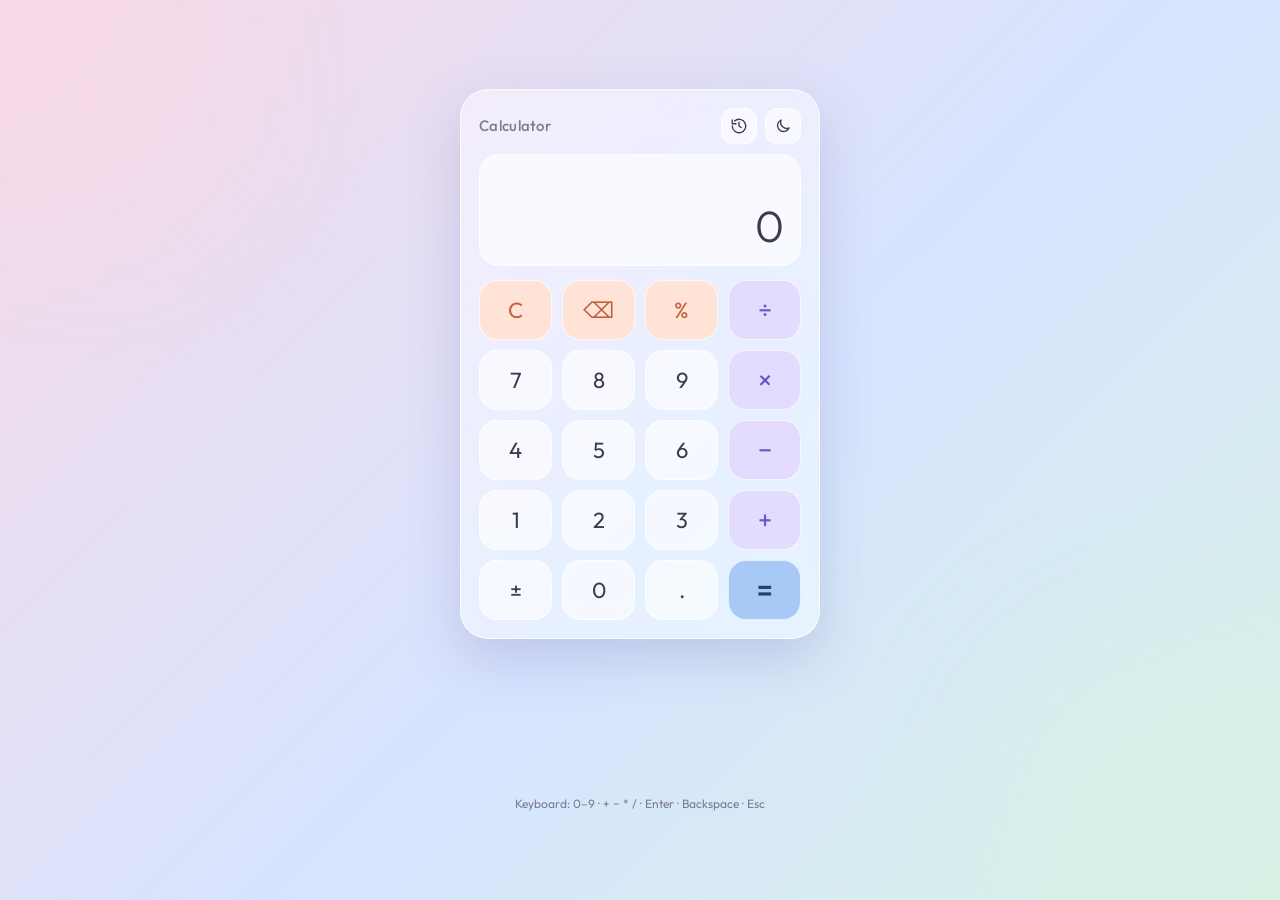
<file: Web Development & Design-L2-Calculator/index.html>
<!DOCTYPE html>
<html lang="en">
<head>
<meta charset="UTF-8">
<meta name="viewport" content="width=device-width, initial-scale=1, viewport-fit=cover">
<title>Calculator</title>
<link rel="stylesheet" href="https://fonts.googleapis.com/css2?family=Outfit:wght@300;400;500;600&display=swap">
<link rel="stylesheet" href="style.css">
</head>
<body>
<div class="blob b1"></div><div class="blob b2"></div>
<main class="calc" id="calc">
  <div class="bar">
    <h1>Calculator</h1>
    <div class="icons">
      <button class="icon-btn" id="histBtn" aria-label="Show history" title="History">
        <svg viewBox="0 0 24 24"><path d="M3 12a9 9 0 1 0 3-6.7"/><path d="M3 4v5h5"/><path d="M12 7v5l3 2"/></svg>
      </button>
      <button class="icon-btn" id="themeBtn" aria-label="Toggle dark mode" title="Light / dark">
        <svg viewBox="0 0 24 24"><path d="M20 14.5A8 8 0 0 1 9.5 4 8 8 0 1 0 20 14.5z"/></svg>
      </button>
    </div>
  </div>
  <section class="screen" aria-live="polite">
    <div class="expr" id="expr"><span></span></div>
    <div class="out" id="out">0</div>
  </section>
  <div class="keys" id="keys">
    <button class="key fn" data-k="C" aria-label="Clear">C</button>
    <button class="key fn" data-k="Backspace" aria-label="Backspace">⌫</button>
    <button class="key fn" data-k="%" aria-label="Percent">%</button>
    <button class="key op" data-k="÷" aria-label="Divide">÷</button>
    <button class="key" data-k="7">7</button>
    <button class="key" data-k="8">8</button>
    <button class="key" data-k="9">9</button>
    <button class="key op" data-k="×" aria-label="Multiply">×</button>
    <button class="key" data-k="4">4</button>
    <button class="key" data-k="5">5</button>
    <button class="key" data-k="6">6</button>
    <button class="key op" data-k="−" aria-label="Subtract">−</button>
    <button class="key" data-k="1">1</button>
    <button class="key" data-k="2">2</button>
    <button class="key" data-k="3">3</button>
    <button class="key op" data-k="+" aria-label="Add">+</button>
    <button class="key" data-k="±" aria-label="Toggle sign">±</button>
    <button class="key" data-k="0">0</button>
    <button class="key" data-k=".">.</button>
    <button class="key eq" data-k="=" aria-label="Equals">=</button>
  </div>
  <aside class="history" id="history" aria-hidden="true">
    <div class="hist-head">
      <h2>History</h2>
      <div>
        <button class="text-btn" id="clearHist">Clear all</button>
        <button class="icon-btn" id="closeHist" aria-label="Close history" style="display:inline-grid;vertical-align:middle">
          <svg viewBox="0 0 24 24"><path d="M6 6l12 12M18 6L6 18"/></svg>
        </button>
      </div>
    </div>
    <ul class="hist-list" id="histList"></ul>
  </aside>
</main>
<p class="hint">Keyboard: 0–9 · + − * / · Enter · Backspace · Esc</p>

<script src="script.js"></script>
</body>
</html>
</file>
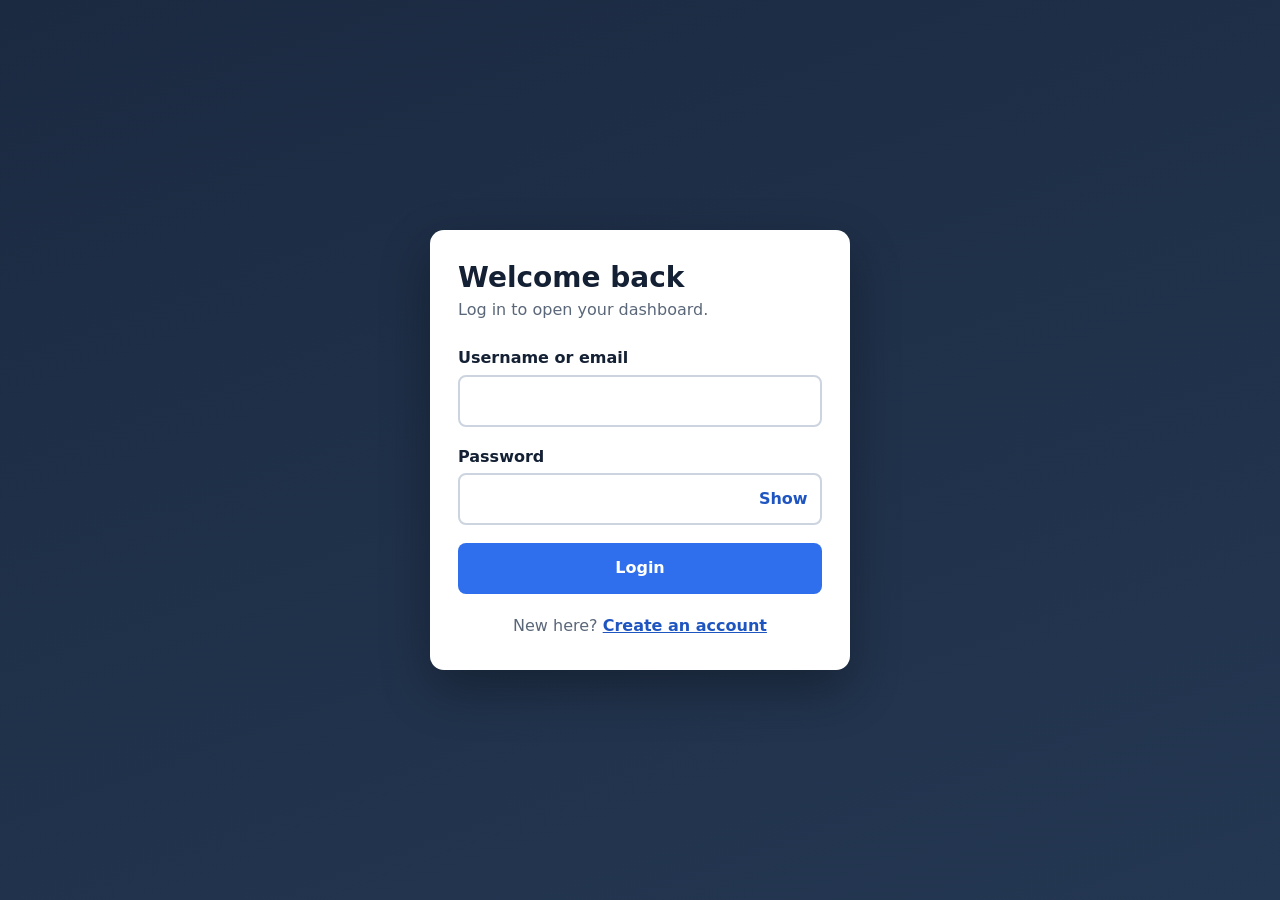
<file: Web Development & Design-L2-Login Authentication System/index.html>
<!DOCTYPE html>
<html lang="en">
<head>
  <meta charset="UTF-8">
  <meta http-equiv="refresh" content="0; url=login.html">
  <title>Redirecting…</title>
</head>
<body><p>Redirecting to <a href="login.html">the login page</a>.</p></body>
</html>
</file>
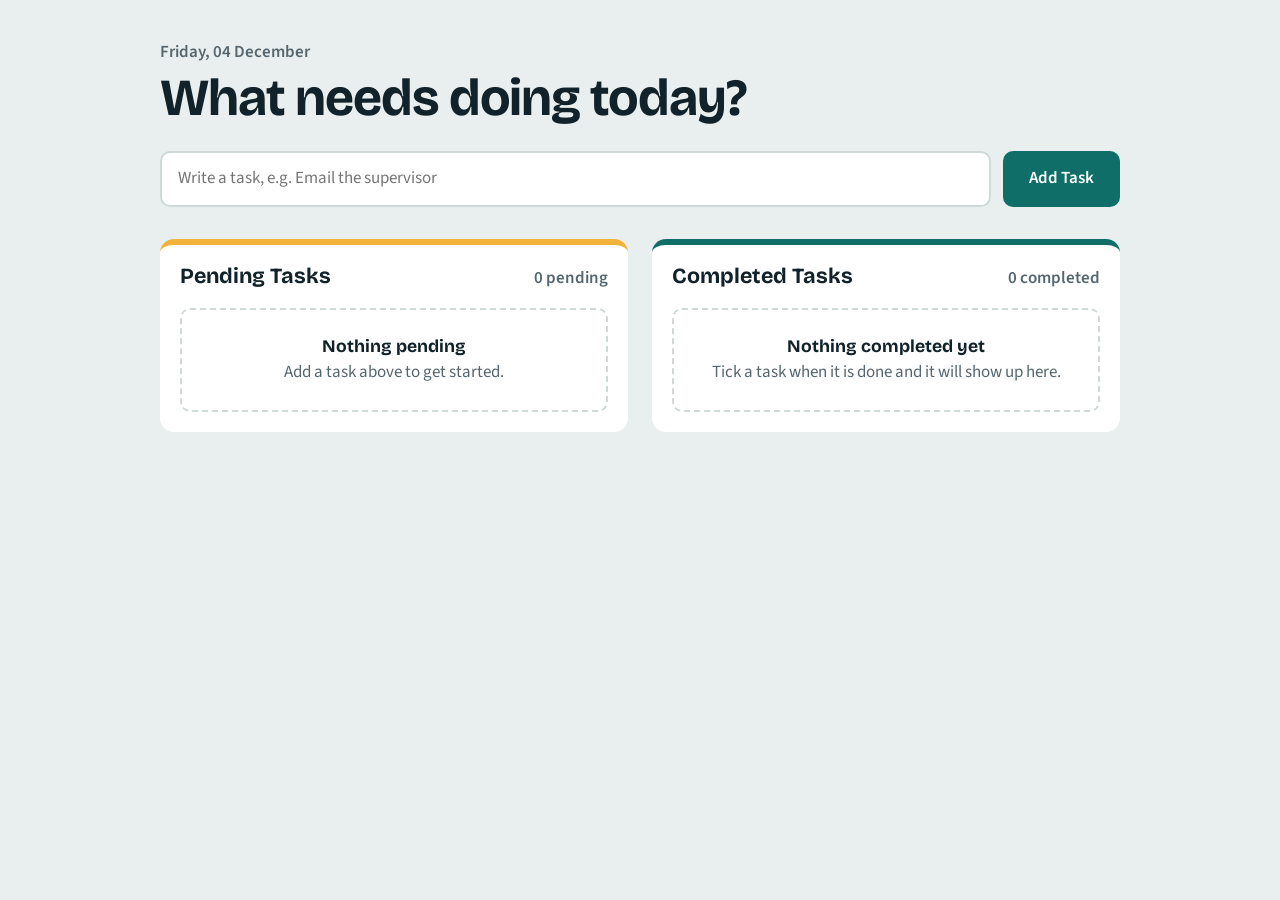
<file: Web Development & Design-L2-To-Do Web App/index.html>
<!DOCTYPE html>
<html lang="en">
<head>
  <meta charset="UTF-8">
  <meta name="viewport" content="width=device-width, initial-scale=1">
  <title>Today's Tasks</title>
  <link rel="preconnect" href="https://fonts.googleapis.com">
  <link rel="preconnect" href="https://fonts.gstatic.com" crossorigin>
  <link href="https://fonts.googleapis.com/css2?family=Bricolage+Grotesque:opsz,wght@12..96,500;12..96,700&family=Source+Sans+3:wght@400;600&display=swap" rel="stylesheet">
  <link rel="stylesheet" href="style.css">
</head>
<body>
  <main class="app">
    <header class="app-header">
      <p class="date" id="today-date"></p>
      <h1>What needs doing today?</h1>
    </header>

    <form class="add-form" id="add-form" autocomplete="off">
      <label for="task-input" class="visually-hidden">New task</label>
      <input type="text" id="task-input" placeholder="Write a task, e.g. Email the supervisor" maxlength="200">
      <button type="submit" class="btn btn-primary">Add Task</button>
      <p class="form-error" id="form-error" role="alert" hidden></p>
    </form>

    <div class="lists">
      <section class="panel" aria-labelledby="pending-title">
        <div class="panel-head">
          <h2 id="pending-title">Pending Tasks</h2>
          <p class="count" id="pending-count" aria-live="polite">0 pending</p>
        </div>
        <ul class="task-list" id="pending-list"></ul>
      </section>

      <section class="panel panel-done" aria-labelledby="completed-title">
        <div class="panel-head">
          <h2 id="completed-title">Completed Tasks</h2>
          <p class="count" id="completed-count" aria-live="polite">0 completed</p>
        </div>
        <ul class="task-list" id="completed-list"></ul>
      </section>
    </div>
  </main>

  <script src="script.js"></script>
</body>
</html>
</file>
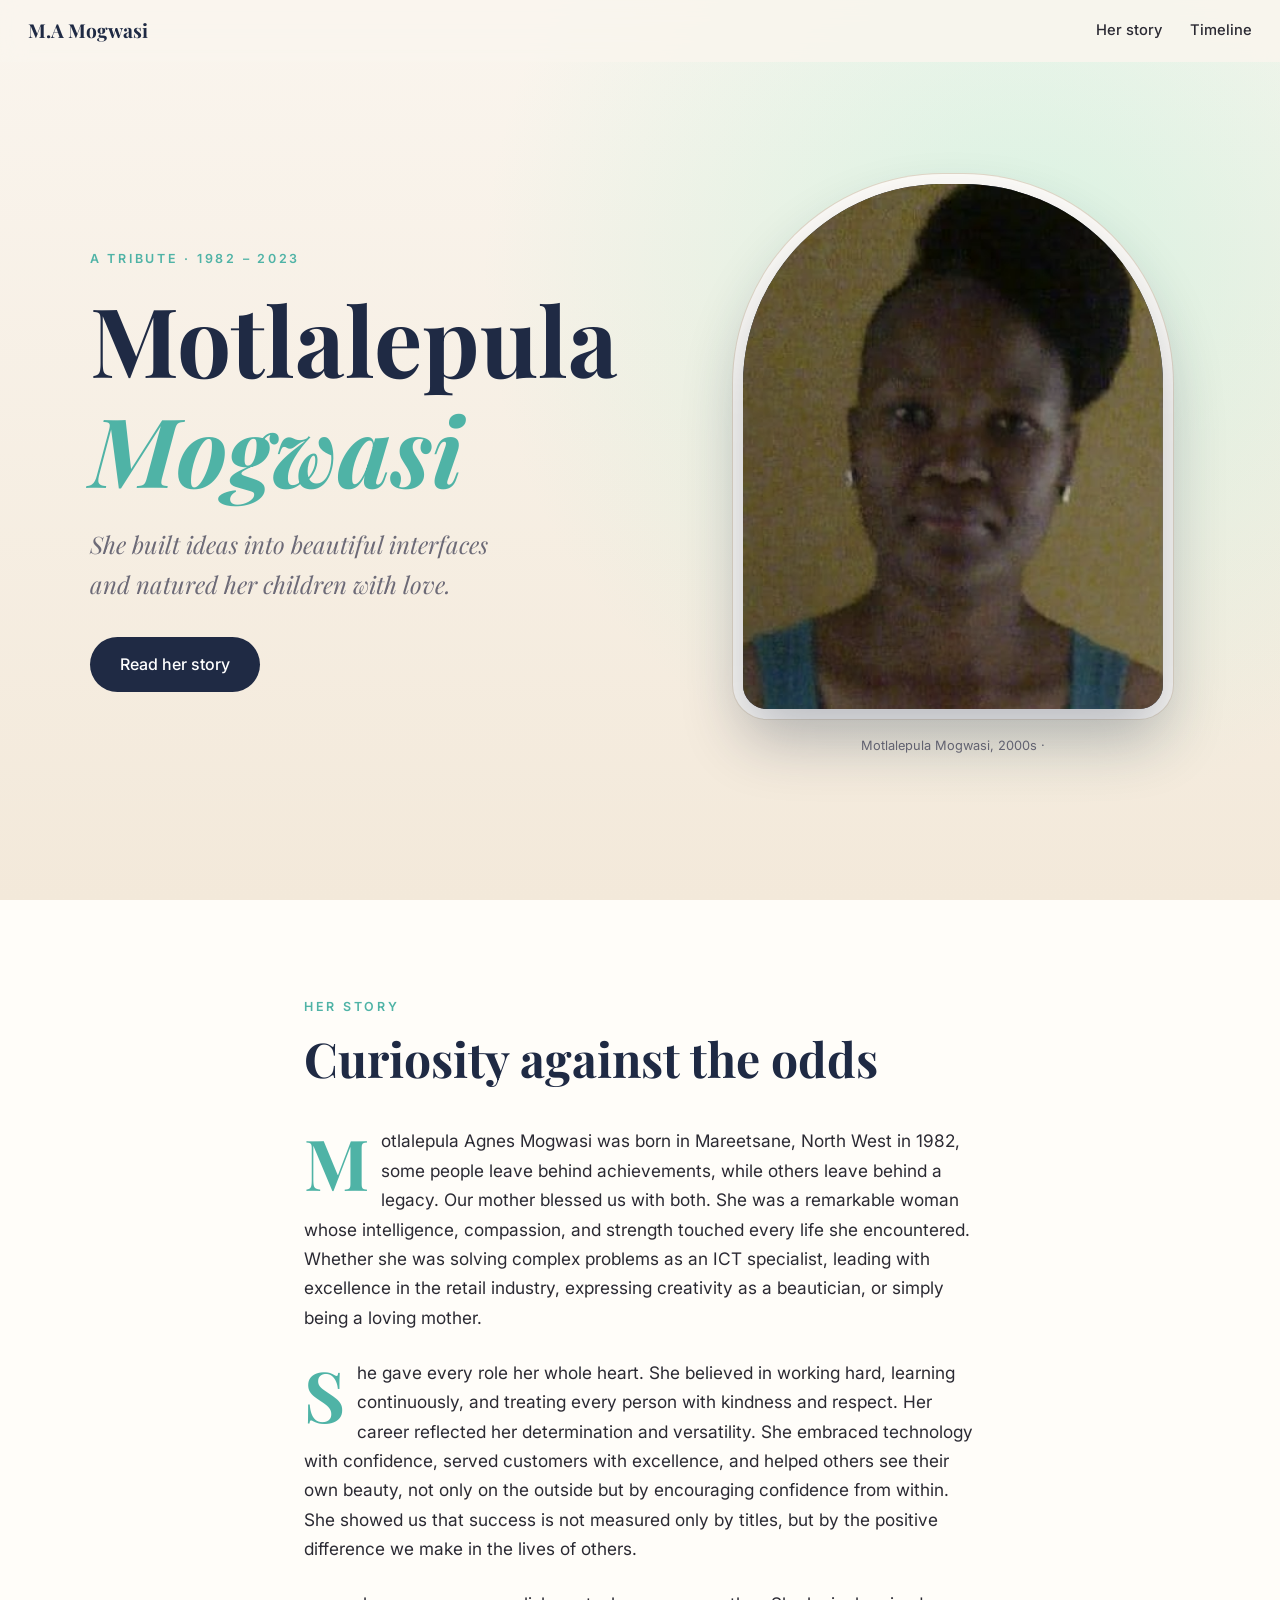
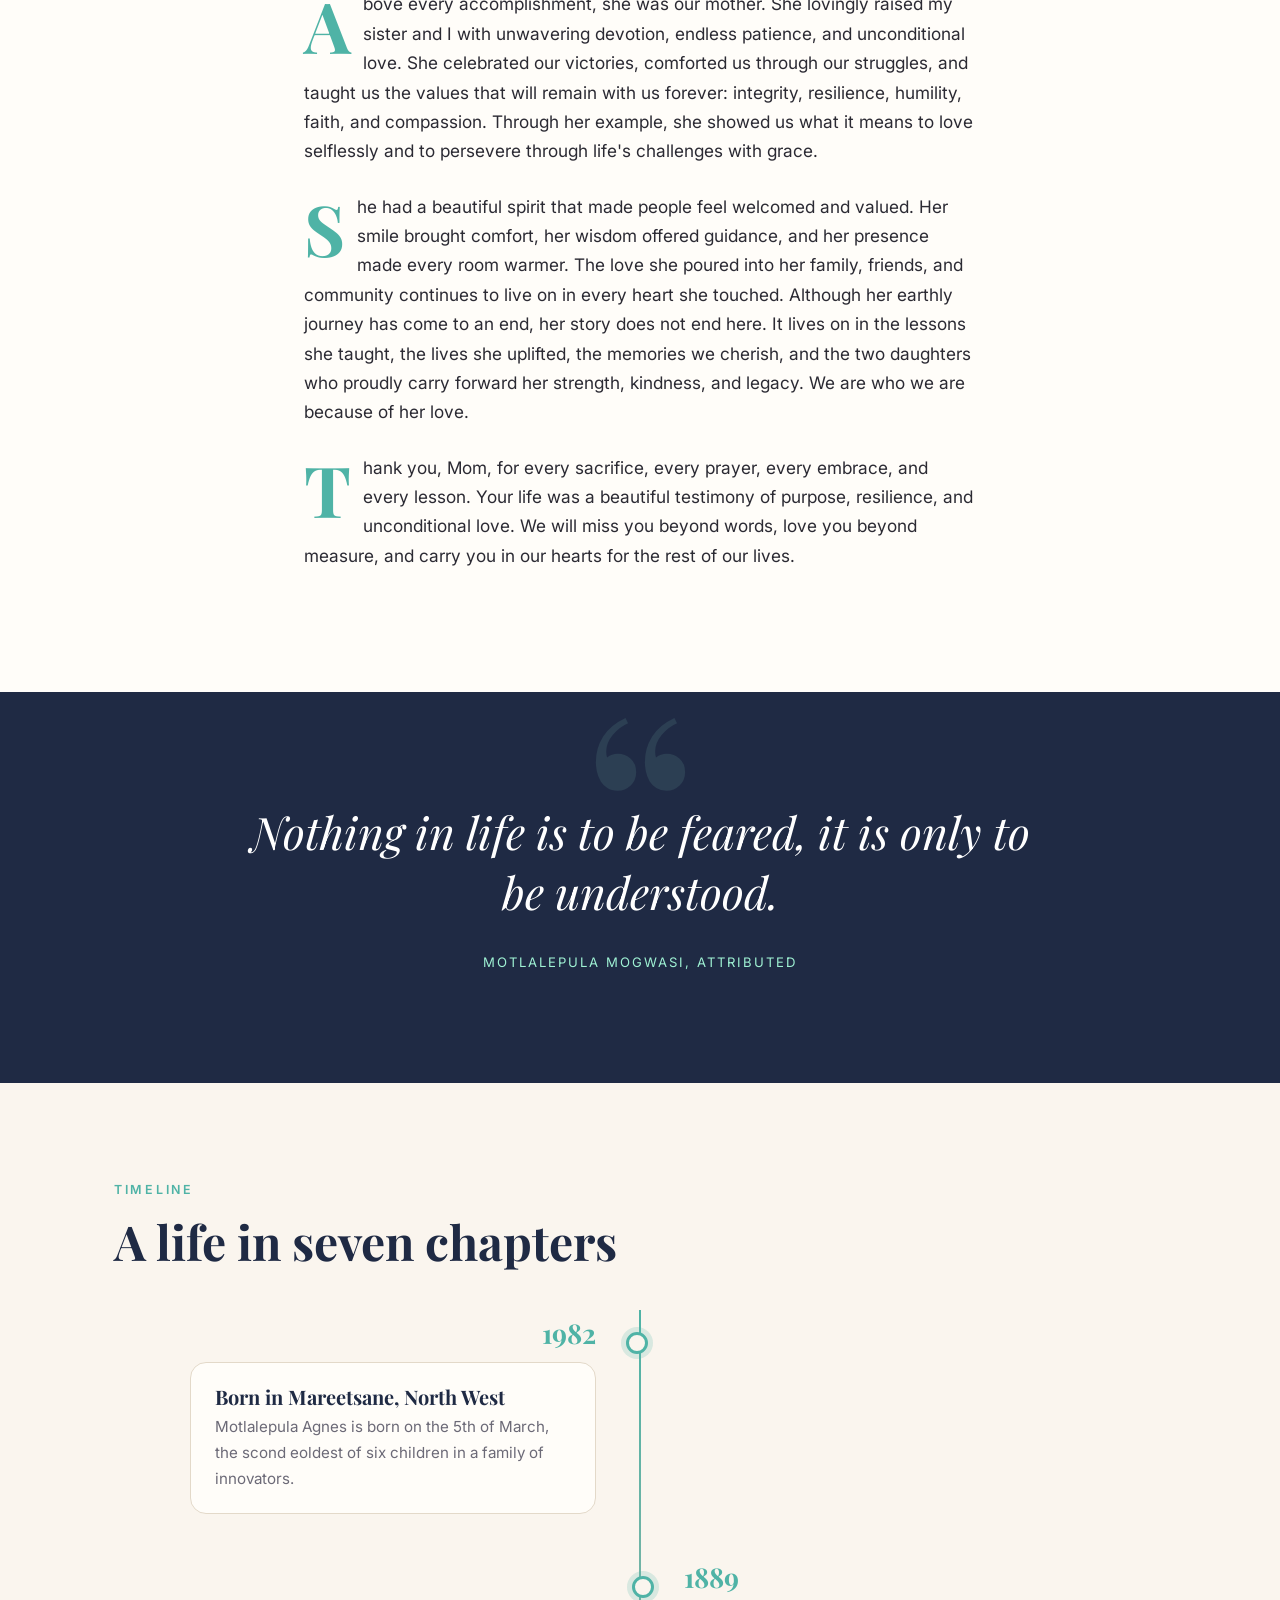
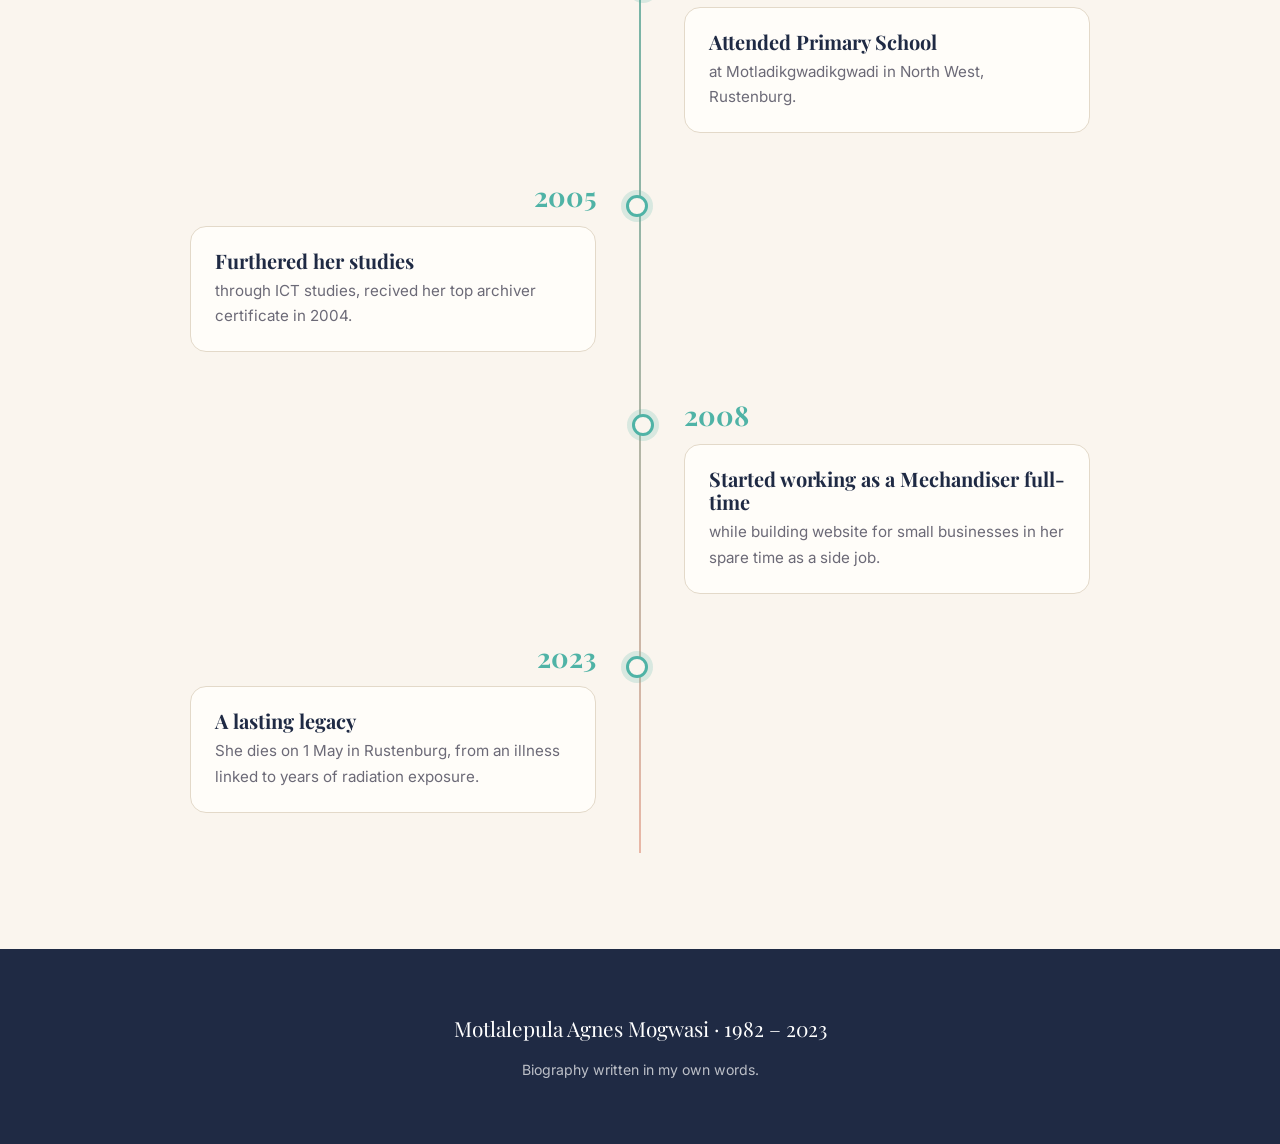
<file: Web Development & Design-L2-Tribute Page/index.html>
<!DOCTYPE html>
<html lang="en">
<head>
<meta charset="UTF-8">
<meta name="viewport" content="width=device-width, initial-scale=1">
<title>Motlalepula Mogwasi · A Tribute</title>
<meta name="description" content="A tribute to Motlalepula Mogwasi, an ICT specialist and retail guru.">
<link rel="preconnect" href="https://fonts.googleapis.com">
<link rel="preconnect" href="https://fonts.gstatic.com" crossorigin>
<link rel="stylesheet" href="https://fonts.googleapis.com/css2?family=Inter:wght@300;400;500;600&family=Playfair+Display:ital,wght@0,500;0,700;1,400&display=swap">
<link rel="stylesheet" href="css/style.css">
</head>
<body>

<header class="nav" id="nav">
  <a href="#top" class="brand">M.A Mogwasi</a>
  <button class="menu-btn" id="menuBtn" aria-label="Toggle menu" aria-expanded="false">☰</button>
  <nav id="menu">
    <a href="#story">Her story</a>
    <a href="#timeline">Timeline</a>
  </nav>
</header>

<!-- HERO -->
<section class="hero" id="top">
  <div class="hero-text">
    <p class="eyebrow">A tribute · 1982 – 2023</p>
    <h1>Motlalepula <span>Mogwasi</span></h1>
    <p class="tagline">She built ideas into beautiful interfaces and natured her children with love.</p>
    <a class="btn" href="#story">Read her story</a>
  </div>
  <figure class="hero-img">
    <div class="frame">
      <img src="images/hero-image.jpeg?width=700"
           alt="Portrait of Motlalepula Mogwasi, around 2000s" width="500" height="619" fetchpriority="high">
      <span class="fallback" aria-hidden="true">MM</span>
    </div>
    <figcaption>Motlalepula Mogwasi, 2000s ·</figcaption>
  </figure>
</section>

<!-- STORY -->
<section class="story" id="story">
  <div class="wrap narrow">
    <p class="eyebrow reveal">Her story</p>
    <h2 class="reveal">Curiosity against the odds</h2>
    <div class="prose">
      <p class="reveal dropcap">Motlalepula Agnes Mogwasi was born in Mareetsane, North West in 1982, some people leave behind achievements, while others leave behind a legacy. Our mother blessed us with both. She was a remarkable woman whose intelligence, compassion, and strength touched every life she encountered. Whether she was solving complex problems as an ICT specialist, leading with excellence in the retail industry, expressing creativity as a beautician, or simply being a loving mother.</p>
      <p class="reveal dropcap">She gave every role her whole heart. She believed in working hard, learning continuously, and treating every person with kindness and respect. Her career reflected her determination and versatility. She embraced technology with confidence, served customers with excellence, and helped others see their own beauty, not only on the outside but by encouraging confidence from within. She showed us that success is not measured only by titles, but by the positive difference we make in the lives of others.</p>
      <p class="reveal dropcap">Above every accomplishment, she was our mother. She lovingly raised my sister and I with unwavering devotion, endless patience, and unconditional love. She celebrated our victories, comforted us through our struggles, and taught us the values that will remain with us forever: integrity, resilience, humility, faith, and compassion. Through her example, she showed us what it means to love selflessly and to persevere through life's challenges with grace.</p>
      <p class="reveal dropcap">She had a beautiful spirit that made people feel welcomed and valued. Her smile brought comfort, her wisdom offered guidance, and her presence made every room warmer. The love she poured into her family, friends, and community continues to live on in every heart she touched. Although her earthly journey has come to an end, her story does not end here. It lives on in the lessons she taught, the lives she uplifted, the memories we cherish, and the two daughters who proudly carry forward her strength, kindness, and legacy. We are who we are because of her love.</p>
      <p class="reveal dropcap">Thank you, Mom, for every sacrifice, every prayer, every embrace, and every lesson. Your life was a beautiful testimony of purpose, resilience, and unconditional love. We will miss you beyond words, love you beyond measure, and carry you in our hearts for the rest of our lives.</p>
    </div>
  </div>
</section>

<!-- QUOTE -->
<section class="quote-band">
  <blockquote class="reveal">
    <p>Nothing in life is to be feared, it is only to be understood.</p>
    <cite>Motlalepula Mogwasi, attributed</cite>
  </blockquote>
</section>

<!-- TIMELINE -->
<section class="timeline-sec" id="timeline">
  <div class="wrap">
    <p class="eyebrow reveal">Timeline</p>
    <h2 class="reveal">A life in seven chapters</h2>
    <ol class="timeline">
      <li class="reveal"><time>1982</time><div class="card"><h3>Born in Mareetsane, North West</h3><p>Motlalepula Agnes is born on the 5th of March, the scond eoldest of six children in a family of innovators.</p></div></li>
      <li class="reveal"><time>1889</time><div class="card"><h3>Attended Primary School</h3><p>at Motladikgwadikgwadi in North West, Rustenburg.</p></div></li>
      <li class="reveal"><time>2005</time><div class="card"><h3>Furthered her studies</h3><p>through ICT studies, recived her top archiver certificate in 2004.</p></div></li>
      <li class="reveal"><time>2008</time><div class="card"><h3>Started working as a Mechandiser full-time</h3><p>while building website for small businesses in her spare time as a side job.</p></div></li>
      <li class="reveal"><time>2023</time><div class="card"><h3>A lasting legacy</h3><p>She dies on 1 May in Rustenburg, from an illness linked to years of radiation exposure.</p></div></li>
    </ol>
  </div>
</section>

<footer>
  <p class="foot-title">Motlalepula Agnes Mogwasi · 1982 – 2023</p>
  <p>Biography written in my own words.</p>
</footer>

<div class="lightbox" id="lightbox" hidden>
  <button id="lbClose" aria-label="Close">✕</button>
  <img alt="">
  <p></p>
</div>

<script src="js/script.js"></script>
</body>
</html>
</file>
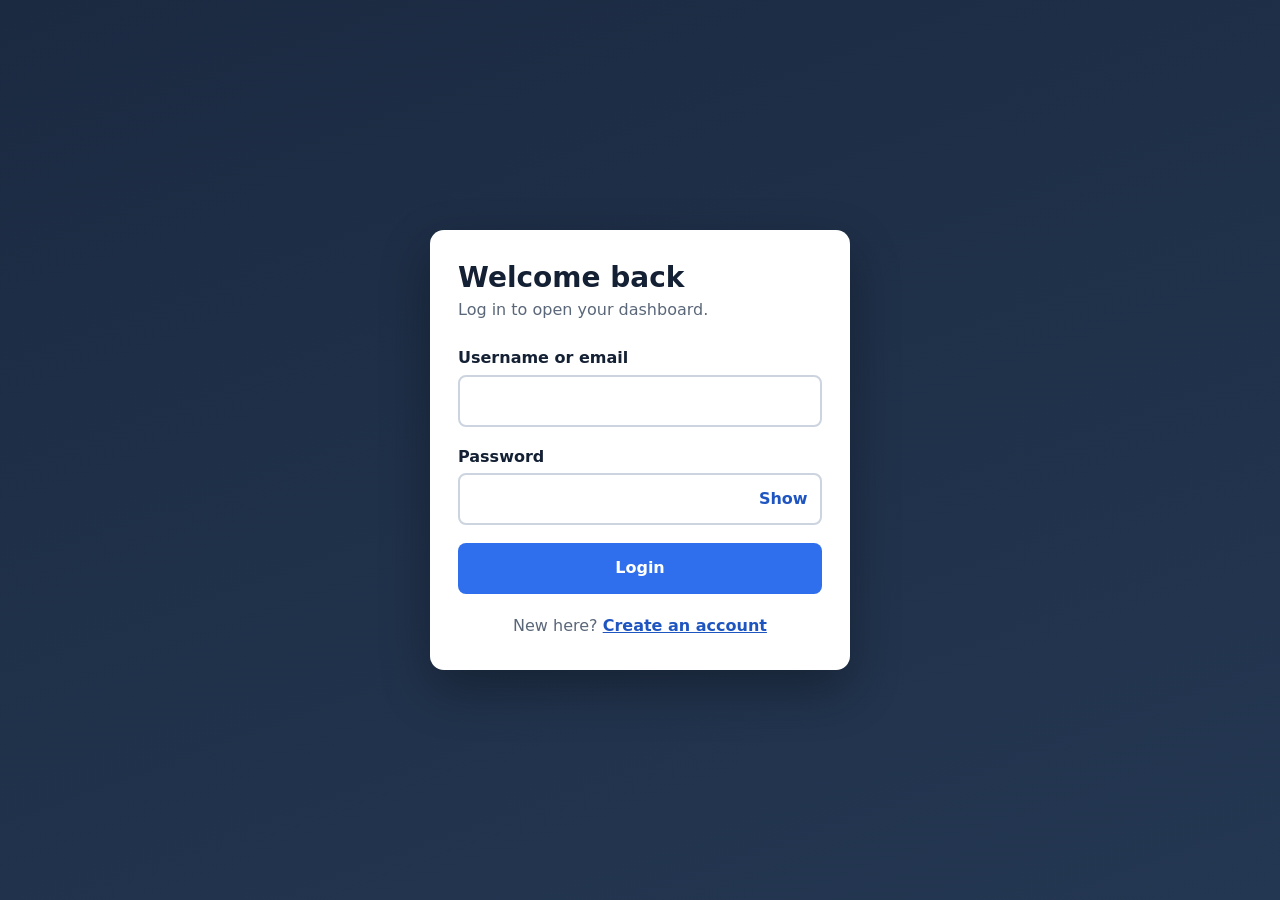
<file: Web Development & Design-L2-Login Authentication System/dashboard.html>
<!DOCTYPE html>
<html lang="en">
<head>
  <meta charset="UTF-8">
  <meta name="viewport" content="width=device-width, initial-scale=1">
  <title>Dashboard</title>
  <link rel="stylesheet" href="css/style.css">
  <!-- Session check runs before the page is shown; without a session the visitor is sent to login -->
  <script src="js/auth.js"></script>
  <script src="js/guard.js"></script>
</head>
<body class="guard">
  <main class="card wide">
    <div class="top">
      <div>
        <h1>Hello, <span id="user-name"></span></h1>
        <p class="lead">You are signed in. This page is only visible with an active session.</p>
      </div>
      <button type="button" class="btn secondary" id="logout-btn">Logout</button>
    </div>

    <dl class="facts">
      <div><dt>Signed in as</dt><dd id="user-id"></dd></div>
      <div><dt>Account created</dt><dd id="created"></dd></div>
      <div><dt>This session started</dt><dd id="started"></dd></div>
    </dl>
  </main>

  <script src="js/dashboard.js"></script>
</body>
</html>
</file>
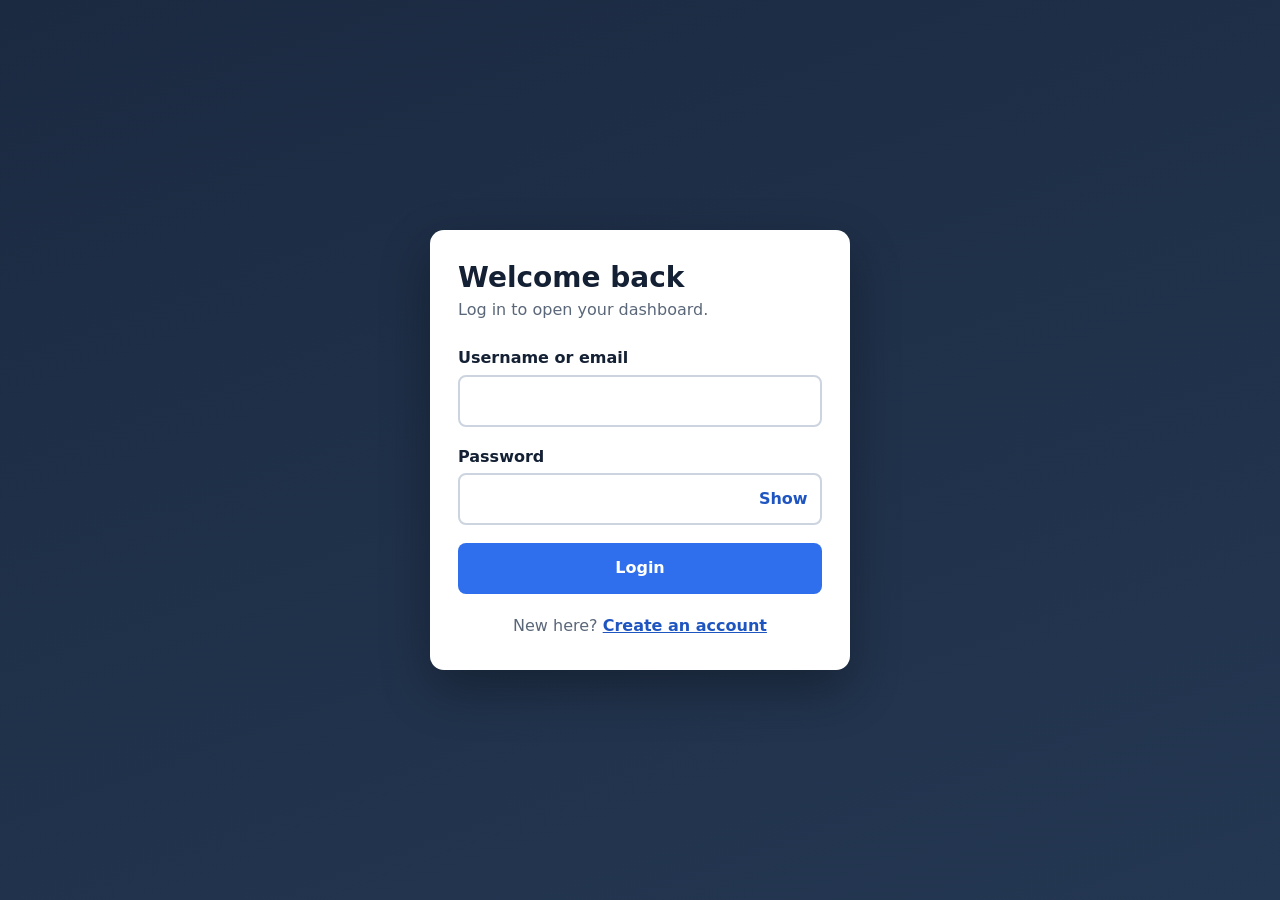
<file: Web Development & Design-L2-Login Authentication System/login.html>
<!DOCTYPE html>
<html lang="en">
<head>
  <meta charset="UTF-8">
  <meta name="viewport" content="width=device-width, initial-scale=1">
  <title>Log in</title>
  <link rel="stylesheet" href="css/style.css">
</head>
<body>
  <main class="card">
    <h1>Welcome back</h1>
    <p class="lead">Log in to open your dashboard.</p>

    <p class="alert success-box" id="notice" role="status" hidden>Account created. You can log in now.</p>
    <p class="alert error-box" id="form-alert" role="alert" hidden></p>

    <form id="login-form" novalidate>
      <div class="field">
        <label for="identifier">Username or email</label>
        <input type="text" id="identifier" autocomplete="username" aria-describedby="identifier-error">
        <p class="error" id="identifier-error" hidden></p>
      </div>

      <div class="field">
        <label for="password">Password</label>
        <div class="input-wrap">
          <input type="password" id="password" autocomplete="current-password" aria-describedby="password-error">
          <button type="button" class="toggle" data-target="password" aria-pressed="false">Show</button>
        </div>
        <p class="error" id="password-error" hidden></p>
      </div>

      <button type="submit" class="btn" id="submit-btn">Login</button>
    </form>

    <p class="switch">New here? <a href="register.html">Create an account</a></p>
  </main>

  <script src="js/auth.js"></script>
  <script src="js/ui.js"></script>
  <script src="js/login.js"></script>
</body>
</html>
</file>
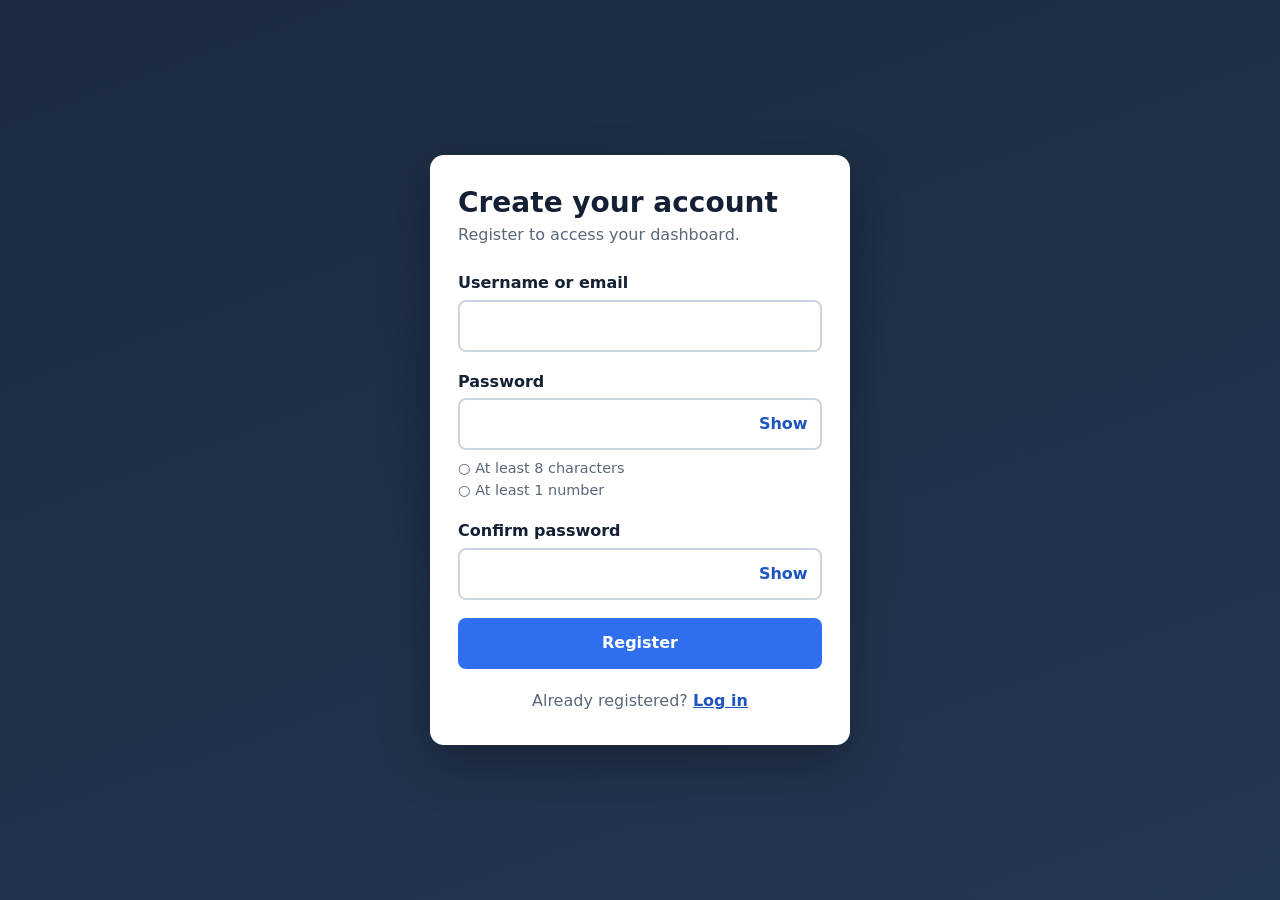
<file: Web Development & Design-L2-Login Authentication System/register.html>
<!DOCTYPE html>
<html lang="en">
<head>
  <meta charset="UTF-8">
  <meta name="viewport" content="width=device-width, initial-scale=1">
  <title>Create account</title>
  <link rel="stylesheet" href="css/style.css">
</head>
<body>
  <main class="card">
    <h1>Create your account</h1>
    <p class="lead">Register to access your dashboard.</p>

    <p class="alert error-box" id="form-alert" role="alert" hidden></p>

    <form id="register-form" novalidate>
      <div class="field">
        <label for="identifier">Username or email</label>
        <input type="text" id="identifier" autocomplete="username" aria-describedby="identifier-error">
        <p class="error" id="identifier-error" hidden></p>
      </div>

      <div class="field">
        <label for="password">Password</label>
        <div class="input-wrap">
          <input type="password" id="password" autocomplete="new-password" aria-describedby="password-rules password-error">
          <button type="button" class="toggle" data-target="password" aria-pressed="false">Show</button>
        </div>
        <ul class="rules" id="password-rules">
          <li data-rule="length">At least 8 characters</li>
          <li data-rule="number">At least 1 number</li>
        </ul>
        <p class="error" id="password-error" hidden></p>
      </div>

      <div class="field">
        <label for="confirm">Confirm password</label>
        <div class="input-wrap">
          <input type="password" id="confirm" autocomplete="new-password" aria-describedby="confirm-error">
          <button type="button" class="toggle" data-target="confirm" aria-pressed="false">Show</button>
        </div>
        <p class="error" id="confirm-error" hidden></p>
      </div>

      <button type="submit" class="btn" id="submit-btn">Register</button>
    </form>

    <p class="switch">Already registered? <a href="login.html">Log in</a></p>
  </main>

  <script src="js/auth.js"></script>
  <script src="js/ui.js"></script>
  <script src="js/register.js"></script>
</body>
</html>
</file>
<file: Web Development & Design-L2-Calculator/style.css>
:root{
  box-sizing:border-box;
  padding-top:env(safe-area-inset-top,0px);
  padding-bottom:env(safe-area-inset-bottom,0px);
  --bg1:#f7d9e6; --bg2:#d6e4ff; --bg3:#d9f2e6;
  --glass:rgba(255,255,255,.45); --glass-strong:rgba(255,255,255,.65);
  --border:rgba(255,255,255,.7);
  --text:#3b3a4f; --muted:#7d7b93;
  --key:rgba(255,255,255,.6); --key-hover:rgba(255,255,255,.9);
  --op:#e3dcff; --op-text:#6a55c9;
  --fn:#ffe3d6; --fn-text:#c2623a;
  --eq:#a8c8f5; --eq-text:#27406e;
  --shadow:0 20px 50px rgba(120,110,170,.25);
  color-scheme:light;
}
@media (prefers-color-scheme:dark){
  :root:not([data-theme="light"]){
    --bg1:#2a2440; --bg2:#1c2a45; --bg3:#1d3a3a;
    --glass:rgba(255,255,255,.07); --glass-strong:rgba(30,28,50,.85);
    --border:rgba(255,255,255,.14);
    --text:#ecebf7; --muted:#a09fba;
    --key:rgba(255,255,255,.08); --key-hover:rgba(255,255,255,.16);
    --op:rgba(150,130,255,.28); --op-text:#cfc6ff;
    --fn:rgba(255,150,110,.22); --fn-text:#ffc4a8;
    --eq:#7fa6e8; --eq-text:#0f1e3a;
    --shadow:0 20px 50px rgba(0,0,0,.45);
    color-scheme:dark;
  }
}
:root[data-theme="dark"]{
  --bg1:#2a2440; --bg2:#1c2a45; --bg3:#1d3a3a;
  --glass:rgba(255,255,255,.07); --glass-strong:rgba(30,28,50,.85);
  --border:rgba(255,255,255,.14);
  --text:#ecebf7; --muted:#a09fba;
  --key:rgba(255,255,255,.08); --key-hover:rgba(255,255,255,.16);
  --op:rgba(150,130,255,.28); --op-text:#cfc6ff;
  --fn:rgba(255,150,110,.22); --fn-text:#ffc4a8;
  --eq:#7fa6e8; --eq-text:#0f1e3a;
  --shadow:0 20px 50px rgba(0,0,0,.45);
  color-scheme:dark;
}
*{box-sizing:border-box;margin:0}
html,body{height:100%}
body{
  font-family:'Outfit',system-ui,-apple-system,'Segoe UI',sans-serif;
  color:var(--text);
  background:var(--bg1);
  background:linear-gradient(135deg,var(--bg1),var(--bg2) 55%,var(--bg3));
  display:grid;place-items:center;padding:16px;overflow:hidden;
}
.blob{position:fixed;border-radius:50%;filter:blur(70px);opacity:.55;z-index:0;pointer-events:none}
.b1{width:300px;height:300px;background:var(--bg1);top:-60px;left:-60px}
.b2{width:340px;height:340px;background:var(--bg3);bottom:-80px;right:-60px}
.calc{
  position:relative;z-index:1;width:min(360px,100%);padding:18px;border-radius:28px;
  background:var(--glass);border:1px solid var(--border);
  backdrop-filter:blur(22px) saturate(140%);-webkit-backdrop-filter:blur(22px) saturate(140%);
  box-shadow:var(--shadow);overflow:hidden;
}
.bar{display:flex;justify-content:space-between;align-items:center;margin-bottom:10px}
.bar h1{font-size:15px;font-weight:500;color:var(--muted);letter-spacing:.02em}
.icons{display:flex;gap:8px}
.icon-btn{
  width:36px;height:36px;border-radius:12px;border:1px solid var(--border);background:var(--key);
  color:var(--text);cursor:pointer;display:grid;place-items:center;transition:background .2s,transform .15s;
}
.icon-btn:hover{background:var(--key-hover)}
.icon-btn:active{transform:scale(.92)}
.icon-btn svg{width:18px;height:18px;stroke:currentColor;fill:none;stroke-width:1.8;stroke-linecap:round;stroke-linejoin:round}
.screen{
  min-height:112px;padding:14px 16px;border-radius:20px;margin-bottom:14px;
  background:var(--glass-strong);border:1px solid var(--border);
  display:flex;flex-direction:column;justify-content:flex-end;align-items:flex-end;gap:4px;overflow:hidden;
}
.expr{font-size:15px;color:var(--muted);min-height:20px;max-width:100%;overflow:hidden;white-space:nowrap;text-overflow:ellipsis;direction:rtl}
.expr span{direction:ltr;unicode-bidi:plaintext}
.out{font-size:44px;font-weight:300;line-height:1.1;max-width:100%;white-space:nowrap;overflow:hidden;transition:font-size .15s}
.out.err{color:var(--fn-text);font-size:22px;font-weight:500}
.keys{display:grid;grid-template-columns:repeat(4,1fr);grid-template-rows:repeat(5,1fr);gap:10px}
.key{
  height:60px;border-radius:18px;border:1px solid var(--border);background:var(--key);
  color:var(--text);font:inherit;font-size:22px;font-weight:400;cursor:pointer;
  transition:background .18s,transform .12s;
}
.key:hover{background:var(--key-hover)}
.key:active,.key.press{transform:scale(.94)}
.key.op{background:var(--op);color:var(--op-text);font-size:26px}
.key.fn{background:var(--fn);color:var(--fn-text)}
.key.eq{background:var(--eq);color:var(--eq-text);font-weight:600;font-size:28px}
.key:focus-visible,.icon-btn:focus-visible,.hist-item:focus-visible,.text-btn:focus-visible{outline:2px solid var(--op-text);outline-offset:2px}
.history{
  position:absolute;inset:0;z-index:5;padding:18px;display:flex;flex-direction:column;
  background:var(--glass-strong);backdrop-filter:blur(26px);-webkit-backdrop-filter:blur(26px);
  transform:translateY(100%);transition:transform .35s cubic-bezier(.2,.8,.2,1);
}
.history.open{transform:none}
.hist-head{display:flex;justify-content:space-between;align-items:center;margin-bottom:12px}
.hist-head h2{font-size:17px;font-weight:500}
.text-btn{border:0;background:none;color:var(--fn-text);font:inherit;font-size:14px;cursor:pointer;padding:6px 8px;border-radius:8px}
.hist-list{flex:1;overflow-y:auto;display:flex;flex-direction:column;gap:8px;list-style:none;padding:0}
.hist-item{
  width:100%;text-align:right;border:1px solid var(--border);background:var(--key);color:var(--text);
  border-radius:14px;padding:10px 14px;cursor:pointer;font:inherit;transition:background .2s;
}
.hist-item:hover{background:var(--key-hover)}
.hist-item small{display:block;color:var(--muted);font-size:13px;overflow:hidden;text-overflow:ellipsis;white-space:nowrap}
.hist-item b{font-size:22px;font-weight:400}
.empty{color:var(--muted);text-align:center;margin-top:40px;font-size:15px;line-height:1.5}
.hint{position:relative;z-index:1;font-size:12px;color:var(--muted);text-align:center;margin-top:12px}
@media (max-width:380px){.key{height:54px}.out{font-size:38px}}
@media (prefers-reduced-motion:reduce){*{transition:none!important}}
</file>
<file: Web Development & Design-L2-To-Do Web App/style.css>
:root {
  --bg: #e9efee;
  --surface: #ffffff;
  --ink: #12222b;
  --muted: #55666e;
  --line: #cfdad8;
  --teal: #0f6f68;
  --teal-dark: #0a524d;
  --sun: #f2b33d;
  --danger: #b3261e;
  --radius: 10px;
}

*, *::before, *::after { box-sizing: border-box; }

body {
  margin: 0;
  background: var(--bg);
  color: var(--ink);
  font-family: "Source Sans 3", system-ui, -apple-system, "Segoe UI", sans-serif;
  font-size: 1.0625rem;
  line-height: 1.5;
}

.visually-hidden {
  position: absolute; width: 1px; height: 1px; overflow: hidden;
  clip: rect(0 0 0 0); white-space: nowrap;
}

.app { max-width: 1000px; margin: 0 auto; padding: 2.5rem 1.25rem 4rem; }

.app-header { margin-bottom: 1.5rem; }
.date { margin: 0 0 .25rem; color: var(--muted); font-weight: 600; }
h1, h2 { font-family: "Bricolage Grotesque", "Source Sans 3", system-ui, sans-serif; line-height: 1.1; }
h1 { margin: 0; font-size: clamp(2rem, 6vw, 3.25rem); font-weight: 700; letter-spacing: -0.02em; }
h2 { margin: 0; font-size: 1.35rem; font-weight: 700; }

/* Add form */
.add-form { display: flex; flex-wrap: wrap; gap: .75rem; margin-bottom: 2rem; }
.add-form input {
  flex: 1 1 260px; padding: .85rem 1rem; font: inherit; color: inherit;
  background: var(--surface); border: 2px solid var(--line); border-radius: var(--radius);
}
.add-form input:focus { outline: none; border-color: var(--teal); }
.form-error { flex-basis: 100%; margin: 0; color: var(--danger); font-weight: 600; }

/* Buttons */
.btn {
  font: inherit; font-weight: 600; cursor: pointer; border-radius: 8px;
  padding: .45rem .85rem; border: 2px solid var(--line); background: var(--surface); color: var(--ink);
  transition: background .15s, border-color .15s;
}
.btn:hover { border-color: var(--ink); }
.btn:focus-visible, .check:focus-visible, .edit-input:focus-visible, input:focus-visible {
  outline: 3px solid var(--sun); outline-offset: 2px;
}
.btn-primary { background: var(--teal); border-color: var(--teal); color: #fff; padding: .85rem 1.5rem; border-radius: var(--radius); }
.btn-primary:hover { background: var(--teal-dark); border-color: var(--teal-dark); }
.btn-danger:hover { background: var(--danger); border-color: var(--danger); color: #fff; }
.btn-save { background: var(--teal); border-color: var(--teal); color: #fff; }

/* Lists */
.lists { display: grid; grid-template-columns: 1fr; gap: 1.5rem; }
@media (min-width: 800px) { .lists { grid-template-columns: 1fr 1fr; align-items: start; } }

.panel { background: var(--surface); border-radius: 14px; padding: 1.25rem; border-top: 6px solid var(--sun); }
.panel-done { border-top-color: var(--teal); }
.panel-head { display: flex; align-items: baseline; justify-content: space-between; gap: 1rem; margin-bottom: 1rem; }
.count { margin: 0; color: var(--muted); font-weight: 600; }

.task-list { list-style: none; margin: 0; padding: 0; display: grid; gap: .6rem; }

.task {
  display: grid; grid-template-columns: auto 1fr; gap: .25rem .75rem;
  padding: .8rem; border: 2px solid var(--line); border-radius: var(--radius);
}
.check { width: 1.4rem; height: 1.4rem; margin-top: .2rem; accent-color: var(--teal); cursor: pointer; }
.task-text { margin: 0; overflow-wrap: anywhere; }
.task.done .task-text { text-decoration: line-through; color: var(--muted); }
.stamps { grid-column: 2; margin: 0; font-size: .875rem; color: var(--muted); }
.actions { grid-column: 2; display: flex; gap: .5rem; margin-top: .4rem; }
.edit-input {
  width: 100%; font: inherit; padding: .4rem .6rem; border: 2px solid var(--teal); border-radius: 8px;
}

/* Empty state */
.empty { padding: 1.5rem 1rem; text-align: center; color: var(--muted); border: 2px dashed var(--line); border-radius: var(--radius); }
.empty strong { display: block; color: var(--ink); font-family: "Bricolage Grotesque", system-ui, sans-serif; font-size: 1.1rem; }

/* Feedback when a task changes list */
@keyframes arrive { from { background: #fff4d6; } to { background: transparent; } }
.task.just-moved { animation: arrive 1.2s ease-out; }
@media (prefers-reduced-motion: reduce) { .task.just-moved { animation: none; } * { transition: none !important; } }
</file>
<file: Web Development & Design-L2-Tribute Page/css/style.css>
:root{
  --cream:#faf5ee; --paper:#fffdf9; --ink:#2b2a33; --muted:#6c6a77;
  --navy:#1f2a44; --navy-2:#2b3a5e; --teal:#4fb3a6; --glow:#9ff2d4; --rose:#e9b7a6; --line:#e3d9c9;
  --serif:'Playfair Display',Georgia,'Times New Roman',serif;
  --sans:'Inter',system-ui,-apple-system,'Segoe UI',sans-serif;
}
*{box-sizing:border-box;margin:0;padding:0}
html{scroll-behavior:smooth;scroll-padding-top:70px}
body{font-family:var(--sans);color:var(--ink);background:var(--cream);line-height:1.7;-webkit-font-smoothing:antialiased}
img{max-width:100%;display:block}
.wrap{max-width:1100px;margin:0 auto;padding:0 24px}
.wrap.narrow{max-width:720px}
section{padding:96px 0}
h1,h2,h3{font-family:var(--serif);line-height:1.15}
h2{font-size:clamp(2rem,4.5vw,3rem);margin-bottom:40px;color:var(--navy)}
.eyebrow{font-size:.78rem;letter-spacing:.22em;text-transform:uppercase;color:var(--teal);font-weight:600;margin-bottom:14px}

/* Nav */
.nav{position:fixed;inset:0 0 auto 0;z-index:50;display:flex;justify-content:space-between;align-items:center;padding:14px 28px;
  background:rgba(250,245,238,.85);backdrop-filter:blur(12px);-webkit-backdrop-filter:blur(12px);border-bottom:1px solid transparent;transition:border-color .3s,box-shadow .3s}
.nav.scrolled{border-color:var(--line);box-shadow:0 4px 20px rgba(0,0,0,.05)}
.brand{font-family:var(--serif);font-weight:700;font-size:1.2rem;color:var(--navy);text-decoration:none}
.nav nav{display:flex;gap:28px}
.nav nav a{color:var(--ink);text-decoration:none;font-size:.92rem;font-weight:500;position:relative}
.nav nav a::after{content:"";position:absolute;left:0;bottom:-4px;height:2px;width:0;background:var(--teal);transition:width .3s}
.nav nav a:hover::after{width:100%}
.menu-btn{display:none;background:none;border:0;font-size:1.5rem;cursor:pointer;color:var(--navy)}

/* Hero */
.hero{min-height:100vh;display:grid;grid-template-columns:1.1fr .9fr;gap:48px;align-items:center;padding:120px max(24px,calc((100% - 1100px)/2)) 80px;
  background:radial-gradient(circle at 80% 30%,rgba(159,242,212,.35),transparent 45%),linear-gradient(180deg,var(--cream),#f3e9da)}
.hero h1{font-size:clamp(3rem,8vw,6rem);color:var(--navy);margin-bottom:20px}
.hero h1 span{font-style:italic;color:var(--teal)}
.tagline{font-family:var(--serif);font-style:italic;font-size:clamp(1.1rem,2.4vw,1.5rem);color:var(--muted);max-width:30ch;margin-bottom:32px}
.btn{display:inline-block;background:var(--navy);color:#fff;text-decoration:none;padding:14px 30px;border-radius:999px;font-weight:500;transition:transform .25s,box-shadow .25s,background .25s}
.btn:hover{transform:translateY(-3px);box-shadow:0 12px 24px rgba(31,42,68,.25);background:var(--navy-2)}
.hero-img{justify-self:center;max-width:420px;width:100%}
.frame{position:relative;border-radius:200px 200px 24px 24px;overflow:hidden;aspect-ratio:4/5;background:linear-gradient(160deg,var(--navy),var(--navy-2));
  box-shadow:0 30px 60px rgba(31,42,68,.3),0 0 0 10px var(--paper),0 0 0 11px var(--line);animation:float 7s ease-in-out infinite}
.frame img{position:absolute;inset:0;width:100%;height:100%;object-fit:cover;filter:sepia(.25) contrast(1.05)}
.fallback{position:absolute;inset:0;display:grid;place-items:center;font-family:var(--serif);font-size:5rem;color:var(--glow);z-index:-1}
.hero-img figcaption{text-align:center;font-size:.8rem;color:var(--muted);margin-top:26px}
@keyframes float{50%{transform:translateY(-10px)}}

/* Story */
.story{background:var(--paper)}
.prose p{margin-bottom:1.5em;font-size:1.08rem}
.dropcap::first-letter{font-family:var(--serif);font-size:4.4rem;float:left;line-height:.8;padding:8px 12px 0 0;color:var(--teal);font-weight:700}

/* Quote */
.quote-band{background:var(--navy);color:#fff;text-align:center;padding:110px 24px;position:relative;overflow:hidden}
.quote-band::before{content:"“";position:absolute;top:-30px;left:50%;transform:translateX(-50%);font-family:var(--serif);font-size:18rem;color:rgba(159,242,212,.1);line-height:1}
.quote-band blockquote{position:relative;max-width:820px;margin:0 auto}
.quote-band p{font-family:var(--serif);font-style:italic;font-size:clamp(1.6rem,4vw,2.8rem);line-height:1.35}
.quote-band cite{display:block;margin-top:28px;color:var(--glow);font-style:normal;letter-spacing:.15em;text-transform:uppercase;font-size:.82rem}

/* Timeline */
.timeline-sec{background:var(--cream)}
.timeline{list-style:none;position:relative;max-width:900px;margin:0 auto}
.timeline::before{content:"";position:absolute;left:50%;top:0;bottom:0;width:2px;background:linear-gradient(var(--teal),var(--rose));transform:translateX(-50%)}
.timeline li{position:relative;width:50%;padding:0 44px 40px 0}
.timeline li:nth-child(even){margin-left:50%;padding:0 0 40px 44px}
.timeline li::after{content:"";position:absolute;top:22px;right:-8px;width:16px;height:16px;border-radius:50%;background:var(--cream);border:3px solid var(--teal);box-shadow:0 0 0 5px rgba(79,179,166,.2)}
.timeline li:nth-child(even)::after{right:auto;left:-8px}
.timeline time{display:block;font-family:var(--serif);font-size:1.7rem;font-weight:700;color:var(--teal);margin-bottom:6px;text-align:right}
.timeline li:nth-child(even) time{text-align:left}
.card{background:var(--paper);border:1px solid var(--line);border-radius:16px;padding:22px 24px;transition:transform .3s,box-shadow .3s}
.card:hover{transform:translateY(-4px);box-shadow:0 14px 30px rgba(0,0,0,.08)}
.card h3{font-size:1.25rem;color:var(--navy);margin-bottom:6px}
.card p{color:var(--muted);font-size:.95rem}

/* Achievements */
.ach{background:#efe3d3}
.grid{display:grid;grid-template-columns:repeat(auto-fit,minmax(290px,1fr));gap:24px}
.tile{background:var(--paper);border-radius:18px;padding:32px 28px;border-top:4px solid var(--teal);transition:transform .3s,box-shadow .3s}
.tile:nth-child(3n+2){border-color:var(--rose)}
.tile:nth-child(3n){border-color:var(--navy)}
.tile:hover{transform:translateY(-6px);box-shadow:0 18px 36px rgba(0,0,0,.1)}
.num{font-family:var(--serif);font-size:2.2rem;color:var(--line);font-weight:700}
.tile h3{font-size:1.3rem;margin:8px 0 10px;color:var(--navy)}
.tile p{color:var(--muted);font-size:.96rem}

/* Gallery */
.gallery-sec{background:var(--paper)}
.gallery{display:grid;grid-template-columns:repeat(auto-fit,minmax(230px,1fr));gap:20px}
.gallery figure{border-radius:16px;overflow:hidden;background:var(--navy);cursor:zoom-in;position:relative;aspect-ratio:3/4}
.gallery img{width:100%;height:100%;object-fit:cover;filter:grayscale(.5) sepia(.2);transition:transform .6s,filter .4s}
.gallery figure:hover img{transform:scale(1.07);filter:none}
.gallery figcaption{position:absolute;inset:auto 0 0 0;padding:40px 16px 14px;color:#fff;font-size:.85rem;background:linear-gradient(transparent,rgba(15,20,40,.85))}
.gallery img.broken{display:none}

/* Footer */
footer{background:var(--navy);color:rgba(255,255,255,.7);text-align:center;padding:56px 24px;font-size:.88rem}
footer p{max-width:640px;margin:6px auto}
.foot-title{font-family:var(--serif);color:#fff;font-size:1.3rem;margin-bottom:12px!important}

/* Lightbox */
.lightbox{position:fixed;inset:0;z-index:100;background:rgba(10,14,28,.92);display:flex;flex-direction:column;align-items:center;justify-content:center;gap:14px;padding:24px}
.lightbox[hidden]{display:none}
.lightbox img{max-height:80vh;border-radius:10px;box-shadow:0 20px 60px #000}
.lightbox p{color:#fff;font-size:.95rem}
.lightbox button{position:absolute;top:18px;right:22px;background:none;border:0;color:#fff;font-size:1.8rem;cursor:pointer}

/* Reveal animation */
.reveal{opacity:0;transform:translateY(28px);transition:opacity .8s ease,transform .8s ease}
.reveal.in{opacity:1;transform:none}
:focus-visible{outline:2px solid var(--teal);outline-offset:3px}

/* Responsive */
@media (max-width:860px){
  section{padding:72px 0}
  .menu-btn{display:block}
  .nav nav{position:absolute;top:100%;left:0;right:0;flex-direction:column;gap:0;background:var(--paper);max-height:0;overflow:hidden;transition:max-height .35s;border-bottom:1px solid var(--line)}
  .nav nav.open{max-height:300px}
  .nav nav a{padding:14px 28px;border-top:1px solid var(--line)}
  .hero{grid-template-columns:1fr;text-align:center;padding-top:110px}
  .hero-text{order:2}.hero-img{order:1;max-width:300px}
  .tagline{margin-inline:auto}
  .timeline::before{left:12px}
  .timeline li,.timeline li:nth-child(even){width:100%;margin-left:0;padding:0 0 32px 44px}
  .timeline li::after,.timeline li:nth-child(even)::after{left:4px;right:auto}
  .timeline time,.timeline li:nth-child(even) time{text-align:left}
}
@media (prefers-reduced-motion:reduce){*{animation:none!important;transition:none!important;scroll-behavior:auto!important}.reveal{opacity:1;transform:none}}
</file>
<file: Web Development & Design-L2-Login Authentication System/css/style.css>
:root {
  --bg: #1b2a41;
  --bg-2: #243752;
  --card: #ffffff;
  --ink: #142033;
  --muted: #5a6779;
  --line: #ccd4df;
  --brand: #2f6fed;
  --brand-dark: #1f55c0;
  --ok: #17703f;
  --bad: #b3261e;
  --warn: #f2b33d;
}
*, *::before, *::after { box-sizing: border-box; }
body {
  margin: 0; min-height: 100vh; display: grid; place-items: center; padding: 1.25rem;
  background: linear-gradient(160deg, var(--bg), var(--bg-2));
  font-family: system-ui, -apple-system, "Segoe UI", Roboto, sans-serif;
  color: var(--ink); line-height: 1.5;
}
/* The dashboard stays hidden until its session check passes */
body.guard { visibility: hidden; }

.card { width: 100%; max-width: 420px; background: var(--card); border-radius: 14px; padding: 2rem 1.75rem; box-shadow: 0 20px 50px rgba(0,0,0,.3); }
.card.wide { max-width: 560px; }
h1 { margin: 0 0 .25rem; font-size: 1.75rem; line-height: 1.15; }
.lead { margin: 0 0 1.5rem; color: var(--muted); }

.field { margin-bottom: 1.1rem; }
label { display: block; margin-bottom: .3rem; font-weight: 600; }
.input-wrap { position: relative; }
input[type="text"], input[type="password"] {
  width: 100%; padding: .75rem .9rem; font: inherit; color: inherit;
  border: 2px solid var(--line); border-radius: 8px; background: #fff;
}
input:focus { outline: none; border-color: var(--brand); }
input[aria-invalid="true"] { border-color: var(--bad); }
.input-wrap input { padding-right: 4.5rem; }
.toggle {
  position: absolute; right: .4rem; top: 50%; transform: translateY(-50%);
  border: 0; background: none; color: var(--brand-dark); font: inherit; font-weight: 600; cursor: pointer; padding: .3rem .5rem;
}
.hint { margin: .35rem 0 0; font-size: .9rem; color: var(--muted); }
.error { margin: .35rem 0 0; font-size: .9rem; color: var(--bad); font-weight: 600; }

.rules { list-style: none; margin: .5rem 0 0; padding: 0; font-size: .9rem; color: var(--muted); }
.rules li::before { content: "○ "; }
.rules li.met { color: var(--ok); }
.rules li.met::before { content: "✓ "; }

.btn {
  width: 100%; padding: .85rem 1rem; font: inherit; font-weight: 700; cursor: pointer;
  color: #fff; background: var(--brand); border: 0; border-radius: 8px;
}
.btn:hover:not(:disabled) { background: var(--brand-dark); }
.btn:disabled { opacity: .6; cursor: wait; }
.btn.secondary { width: auto; background: #fff; color: var(--ink); border: 2px solid var(--line); }
.btn.secondary:hover { border-color: var(--ink); background: #fff; }
.btn:focus-visible, .toggle:focus-visible, a:focus-visible, input:focus-visible { outline: 3px solid var(--warn); outline-offset: 2px; }

.alert { margin: 0 0 1.1rem; padding: .7rem .9rem; border-radius: 8px; font-weight: 600; }
.alert.error-box { background: #fde8e6; color: var(--bad); }
.alert.success-box { background: #e3f5ea; color: var(--ok); }

.switch { margin: 1.25rem 0 0; text-align: center; color: var(--muted); }
.switch a { color: var(--brand-dark); font-weight: 600; }

/* Dashboard */
.top { display: flex; justify-content: space-between; align-items: flex-start; gap: 1rem; margin-bottom: 1.5rem; }
.facts { margin: 0; display: grid; gap: .6rem; }
.facts div { padding: .75rem .9rem; background: #f2f5f9; border-radius: 8px; }
.facts dt { font-size: .85rem; color: var(--muted); }
.facts dd { margin: 0; font-weight: 600; overflow-wrap: anywhere; }
</file>
